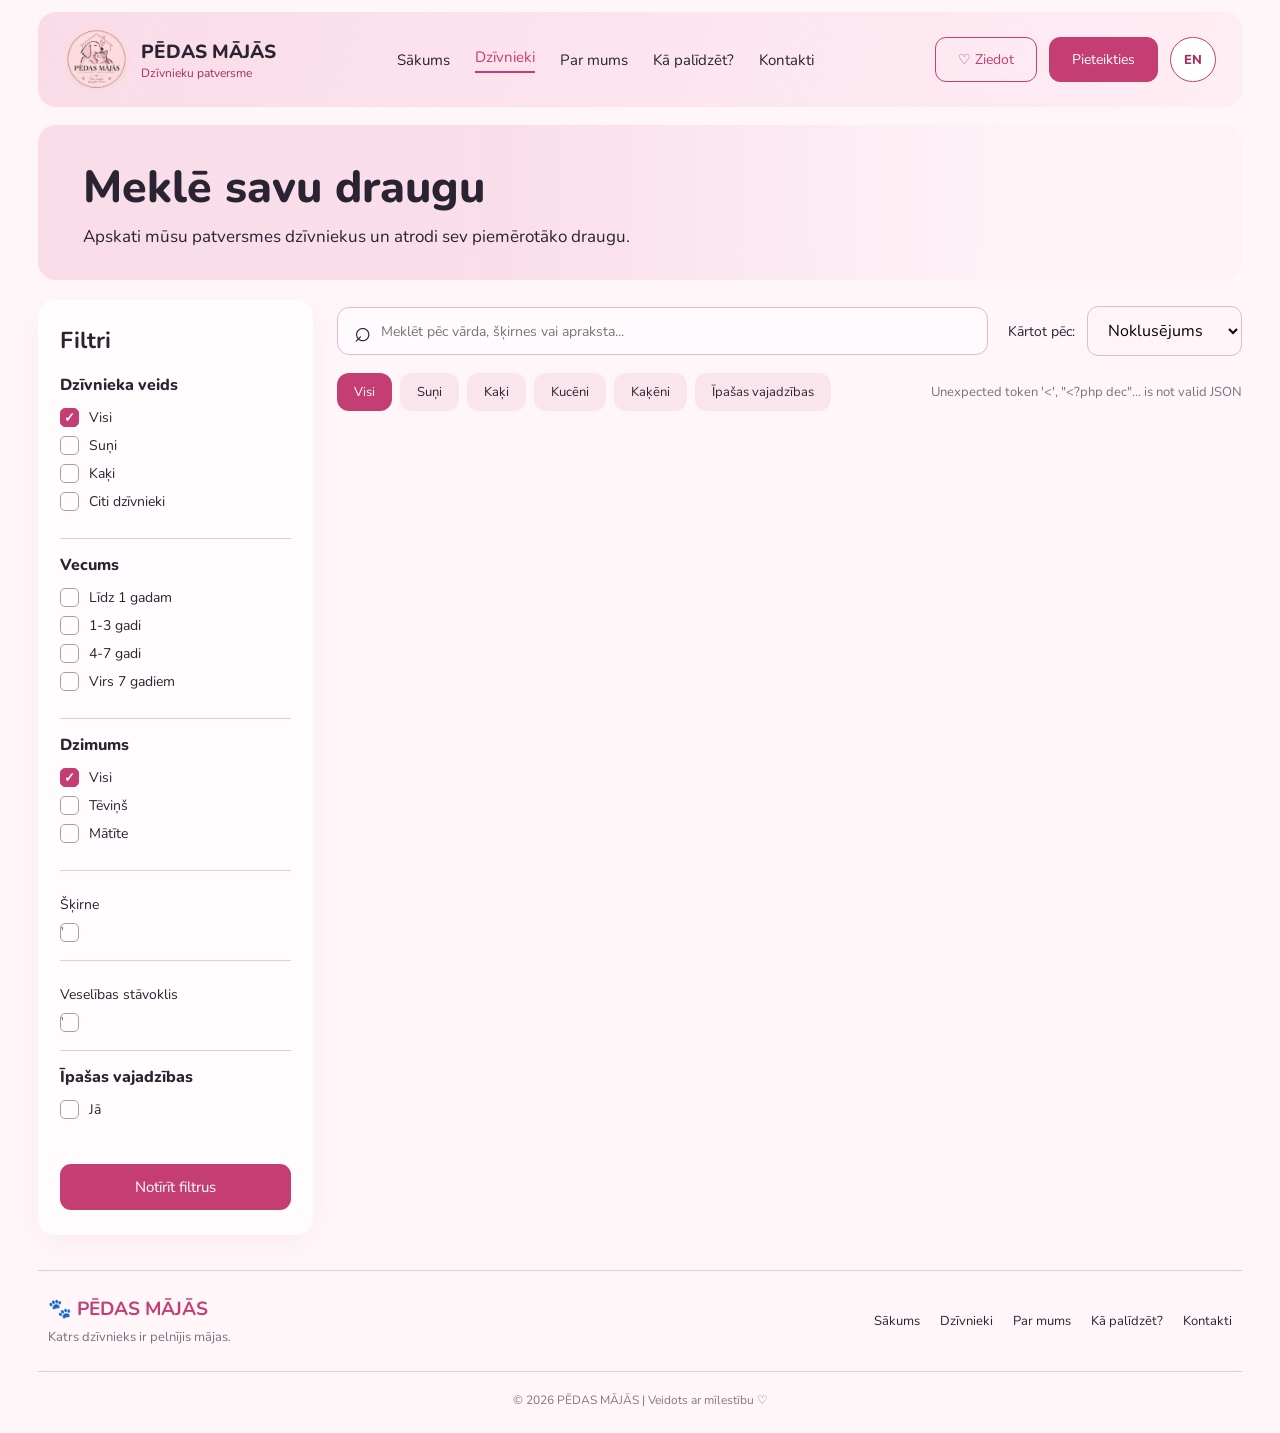
<file: animals.html>
<!doctype html>
<html lang="lv">
  <head>
    <meta charset="UTF-8" />
    <meta name="viewport" content="width=device-width, initial-scale=1.0" />
    <title>Dzīvnieki | Pēdas Mājās</title>
    <link rel="icon" href="src/img/logo.jpg" />
    <link rel="stylesheet" href="src/animals.css" />
    <script src="src/js/i18n.js" defer></script>
  </head>
  <body>
    <div class="page">
      <header class="header">
        <a href="index.html" class="logo">
          <img src="src/img/logo.jpg" alt="Pēdas Mājās" />
          <div>
            <h2>PĒDAS MĀJĀS</h2>
            <p>Dzīvnieku patversme</p>
          </div>
        </a>

        <nav class="navigation">
          <a href="index.html">Sākums</a>
          <a href="animals.html" class="active">Dzīvnieki</a>
          <a href="about.html">Par mums</a>
          <a href="help.html">Kā palīdzēt?</a>
          <a href="kontakti.html">Kontakti</a>
        </nav>

        <div class="header-buttons">
          <a class="donate" href="donate.html">♡ Ziedot</a>
          <a class="register" href="register.html?mode=login">Pieteikties</a>
        </div>
      </header>

      <section class="banner">
        <div class="banner-content">
          <h1>Meklē savu draugu</h1>
          <p>
            Apskati mūsu patversmes dzīvniekus un atrodi sev piemērotāko draugu.
          </p>
        </div>
      </section>

      <main class="catalog" id="catalog">
        <aside class="sidebar">
          <h2>Filtri</h2>

          <div class="filter-section">
            <h3>Dzīvnieka veids</h3>
            <label
              ><input type="radio" name="species" value="all" checked />
              Visi</label
            >
            <label
              ><input type="radio" name="species" value="suns" /> Suņi</label
            >
            <label
              ><input type="radio" name="species" value="kakis" /> Kaķi</label
            >
            <label
              ><input type="radio" name="species" value="cits" /> Citi
              dzīvnieki</label
            >
          </div>

          <div class="filter-section">
            <h3>Vecums</h3>
            <label
              ><input type="checkbox" name="age" value="baby" /> Līdz 1
              gadam</label
            >
            <label
              ><input type="checkbox" name="age" value="young" /> 1-3
              gadi</label
            >
            <label
              ><input type="checkbox" name="age" value="adult" /> 4-7
              gadi</label
            >
            <label
              ><input type="checkbox" name="age" value="senior" /> Virs 7
              gadiem</label
            >
          </div>

          <div class="filter-section">
            <h3>Dzimums</h3>
            <label
              ><input type="radio" name="gender" value="all" checked />
              Visi</label
            >
            <label
              ><input type="radio" name="gender" value="male" /> Tēviņš</label
            >
            <label
              ><input type="radio" name="gender" value="female" /> Mātīte</label
            >
          </div>

          <div class="filter-section">
            <label for="breedFilter">Šķirne</label>
            <input id="breedFilter" type="search" placeholder="Visas šķirnes" />
          </div>

          <div class="filter-section">
            <label for="healthFilter">Veselības stāvoklis</label>
            <input
              id="healthFilter"
              type="search"
              placeholder="Visi stāvokļi"
            />
          </div>

          <div class="filter-section">
            <h3>Īpašas vajadzības</h3>
            <label>
              <input type="checkbox" id="specialFilter" />
              Jā
            </label>
          </div>

          <button id="clearFilters" class="clear-btn" type="button">
            Notīrīt filtrus
          </button>
        </aside>

        <section class="catalog-content">
          <div class="toolbar">
            <div class="search-box">
              <span>⌕</span>
              <input
                type="search"
                id="searchInput"
                placeholder="Meklēt pēc vārda, šķirnes vai apraksta..."
                aria-label="Meklēt dzīvniekus"
              />
            </div>

            <div class="sort-box">
              <label for="sortSelect">Kārtot pēc:</label>
              <select id="sortSelect">
                <option value="default">Noklusējums</option>
                <option value="youngest">Jaunākie</option>
                <option value="oldest">Vecākie</option>
                <option value="name">Vārds A-Z</option>
              </select>
            </div>
          </div>

          <div class="category-row">
            <div class="categories">
              <button class="category active" data-category="all">Visi</button>
              <button class="category" data-category="suns">Suņi</button>
              <button class="category" data-category="kakis">Kaķi</button>
              <button class="category" data-category="kucens">Kucēni</button>
              <button class="category" data-category="kakens">Kaķēni</button>
              <button class="category" data-category="special">
                Īpašas vajadzības
              </button>
            </div>

            <p id="resultsCount" aria-live="polite"></p>
          </div>

          <div class="animal-grid" id="animalGrid"></div>

          <div id="animalModal" class="modalOverlay">
            <div
              class="modalContent"
              role="dialog"
              aria-modal="true"
              aria-labelledby="animalName"
            >
              <button
                type="button"
                id="closeModal"
                class="closeModal"
                aria-label="Aizvērt logu"
              >
                &times;
              </button>
              <div class="modalLeft">
                <div class="modalImageContainer">
                  <img
                    id="modalImage"
                    src="src/img/logo.jpg"
                    alt="Dzīvnieka attēls"
                  />
                  <button
                    id="animalFavorite"
                    class="heart"
                    aria-label="Pievienot favorītiem"
                    aria-pressed="false"
                    type="button"
                  >
                    ♡
                  </button>
                </div>
                <button type="button" id="adoptButton" class="adopt-btn">
                  Adoptēt
                </button>
                <div class="ownerInfo">
                  <p class="star">☆</p>
                  <p>Prasības saimniekam:</p>
                  <div id="ownerRequirements">Nav norādītas</div>
                </div>
              </div>
              <div class="modalRight">
                <h2 id="animalName">Dzīvnieka vārds</h2>
                <p id="animalDescription" class="animalDescription">
                  Dzīvnieka apraksts...
                </p>
                <ul class="animalDetails">
                  <li><span>Vecums:</span> <span id="animalBirt"></span></li>
                  <li><span>Dzimums:</span> <span id="animalGender"></span></li>
                  <li><span>Šķirne:</span> <span id="animalBreed"></span></li>
                  <li>
                    <span>Veselības stāvoklis:</span>
                    <span id="animalHealth"></span>
                  </li>
                  <li><span>Statuss:</span> <span id="animalStatus"></span></li>
                  <li>
                    <span>Patversmē no:</span><span id="animalSince"></span>
                  </li>
                </ul>
                <label for="adoptionReason">Kāpēc vēlies adoptēt?</label>
                <textarea
                  id="adoptionReason"
                  rows="3"
                  maxlength="2000"
                ></textarea>
                <p id="adoptionMessage" role="status" aria-live="polite"></p>
              </div>
            </div>
          </div>

          <p id="emptyMessage" class="empty-message" hidden>
            Diemžēl neviens dzīvnieks neatbilst izvēlētajiem filtriem.
          </p>

          <div class="pagination" id="pagination"></div>
        </section>
      </main>

      <footer class="footer">
        <div class="footer-top">
          <div class="footer-brand">
            <h3>🐾 PĒDAS MĀJĀS</h3>
            <p>Katrs dzīvnieks ir pelnījis mājas.</p>
          </div>
          <div class="footer-links">
            <a href="index.html">Sākums</a>
            <a href="animals.html">Dzīvnieki</a>
            <a href="about.html">Par mums</a>
            <a href="help.html">Kā palīdzēt?</a>
            <a href="kontakti.html">Kontakti</a>
          </div>
        </div>
        <div class="footer-bottom">
          © 2026 PĒDAS MĀJĀS | Veidots ar mīlestību ♡
        </div>
      </footer>
    </div>
    <script src="src/js/animals.js" defer></script>
    <script src="src/js/animal-modal.js" defer></script>
    <script src="src/js/register.js"></script>
  </body>
</html>
</file>
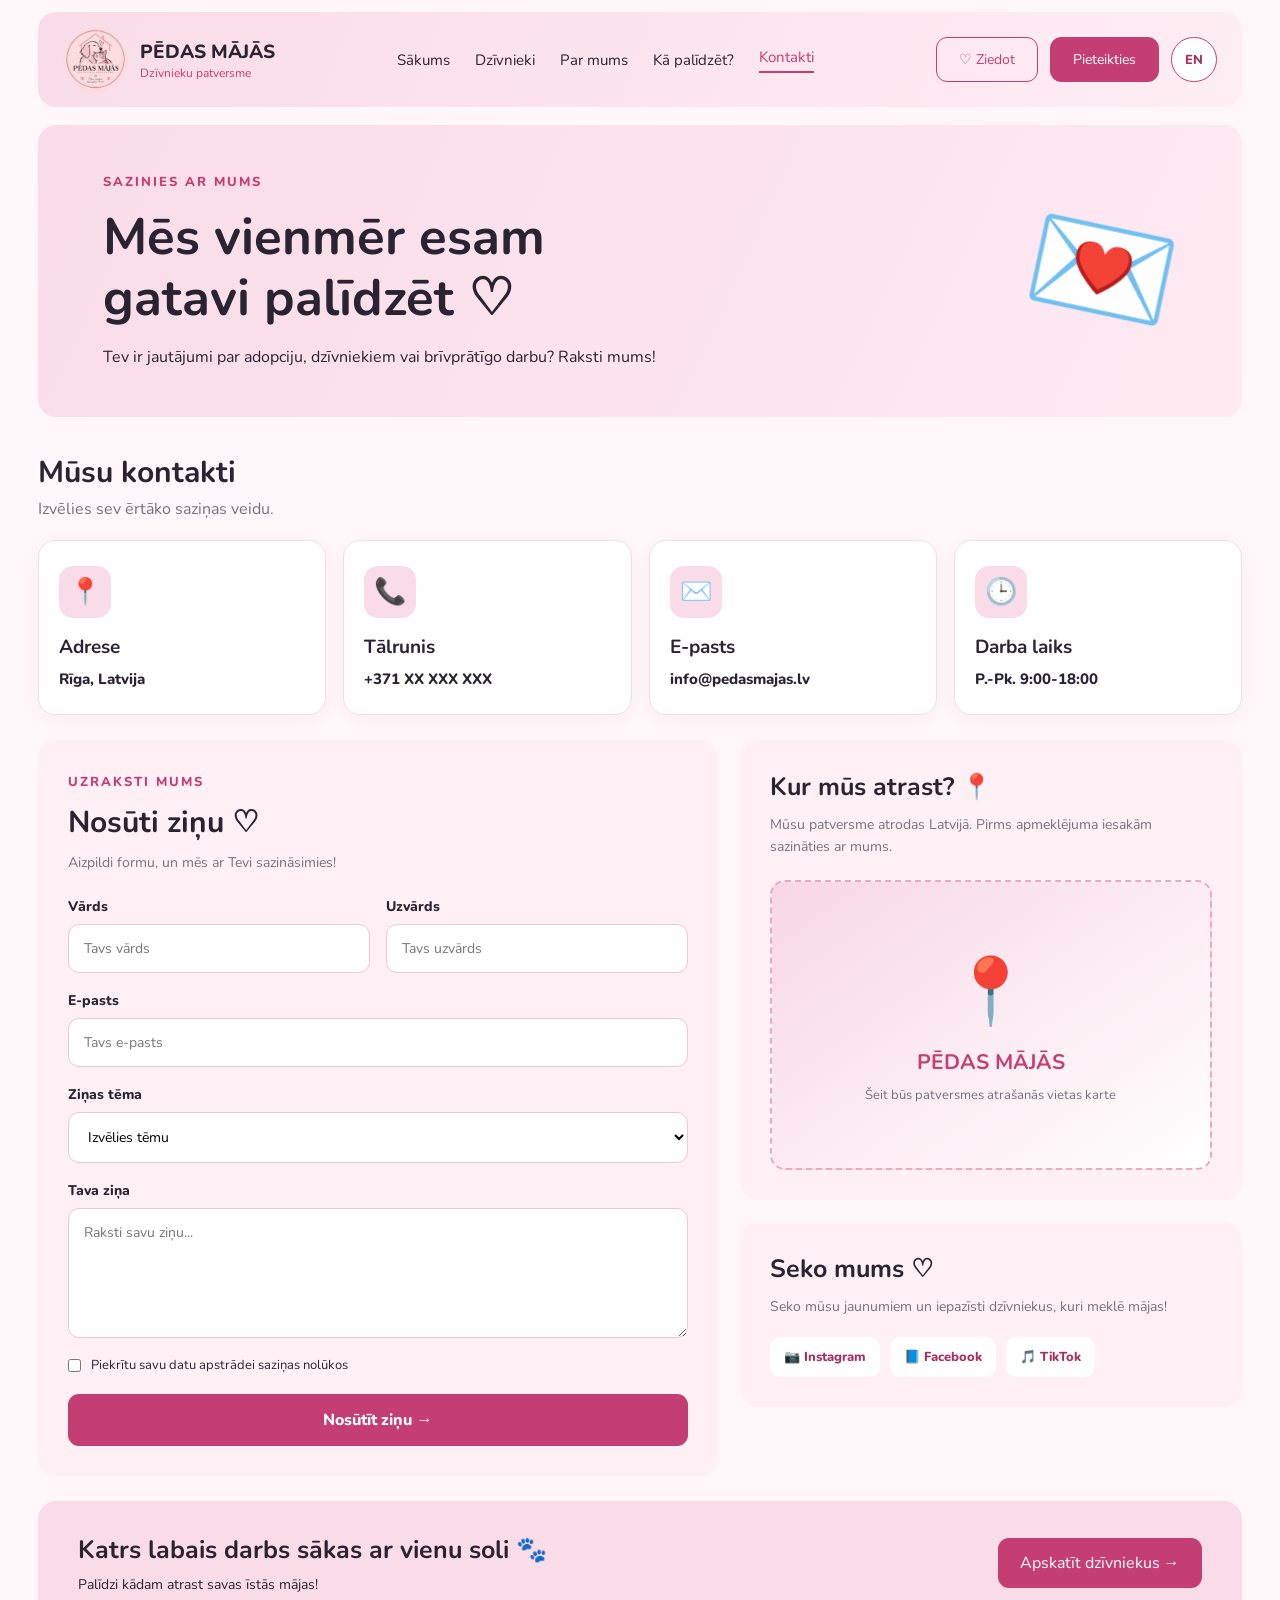
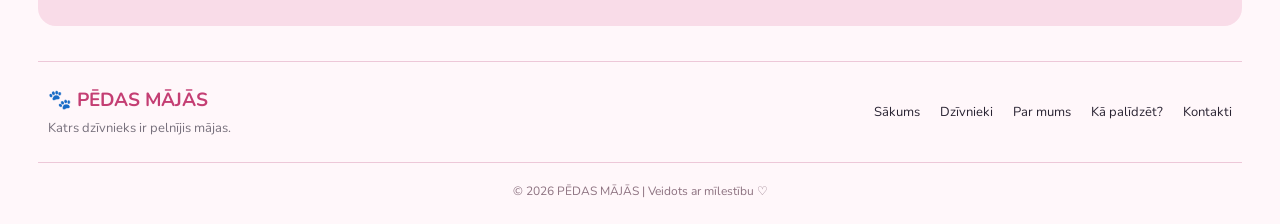
<file: kontakti.html>
<!doctype html>
<html lang="lv">
  <head>
    <meta charset="UTF-8" />
    <meta name="viewport" content="width=device-width, initial-scale=1.0" />
    <title>Kontakti | Pēdas Mājās</title>
    <link rel="icon" href="src/img/logo.jpg" />
    <link rel="stylesheet" href="src/kontakti.css" />
    <script src="src/js/i18n.js" defer></script>
  </head>
  <body>
    <div class="page">
      <!-- HEADER -->
      <header class="header">
        <a href="index.html" class="logo">
          <img src="src/img/logo.jpg" alt="Logo" />
          <div>
            <h2>PĒDAS MĀJĀS</h2>
            <p>Dzīvnieku patversme</p>
          </div>
        </a>

        <nav class="navigation">
          <a href="index.html">Sākums</a>
          <a href="animals.html">Dzīvnieki</a>
          <a href="about.html">Par mums</a>
          <a href="help.html">Kā palīdzēt?</a>
          <a href="kontakti.html" class="active">Kontakti</a>
        </nav>

        <div class="header-buttons">
          <a href="donate.html" class="donate">♡ Ziedot</a>
          <a href="register.html?mode=login" class="register">Pieteikties</a>
        </div>
      </header>

      <!-- HERO -->
      <section class="hero">
        <div>
          <span class="eyebrow">SAZINIES AR MUMS</span>
          <h1>Mēs vienmēr esam<br />gatavi palīdzēt ♡</h1>
          <p>
            Tev ir jautājumi par adopciju, dzīvniekiem vai brīvprātīgo darbu?
            Raksti mums!
          </p>
        </div>
        <div class="hero-decoration">💌</div>
      </section>

      <!-- CONTACTS -->
      <section class="contacts-section">
        <div class="section-heading">
          <h2>Mūsu kontakti</h2>
          <p>Izvēlies sev ērtāko saziņas veidu.</p>
        </div>

        <div class="contact-grid">
          <div class="contact-card">
            <div class="contact-icon">📍</div>
            <h3>Adrese</h3>
            <p>Rīga, Latvija</p>
          </div>

          <div class="contact-card">
            <div class="contact-icon">📞</div>
            <h3>Tālrunis</h3>
            <p>+371 XX XXX XXX</p>
          </div>

          <div class="contact-card">
            <div class="contact-icon">✉️</div>
            <h3>E-pasts</h3>
            <p>info@pedasmajas.lv</p>
          </div>

          <div class="contact-card">
            <div class="contact-icon">🕒</div>
            <h3>Darba laiks</h3>
            <p>P.-Pk. 9:00-18:00</p>
          </div>
        </div>
      </section>

      <!-- CONTACT FORM -->
      <section class="contact-content">
        <div class="form-card">
          <span class="eyebrow">UZRAKSTI MUMS</span>
          <h2>Nosūti ziņu ♡</h2>
          <p class="form-description">
            Aizpildi formu, un mēs ar Tevi sazināsimies!
          </p>

          <form action="back-end/contact.php" method="POST">
            <div class="form-row">
              <div class="form-group">
                <label for="name">Vārds</label>
                <input
                  type="text"
                  id="name"
                  name="name"
                  placeholder="Tavs vārds"
                  required
                />
              </div>

              <div class="form-group">
                <label for="surname">Uzvārds</label>
                <input
                  type="text"
                  id="surname"
                  name="surname"
                  placeholder="Tavs uzvārds"
                  required
                />
              </div>
            </div>

            <div class="form-group">
              <label for="email">E-pasts</label>
              <input
                type="email"
                id="email"
                name="email"
                placeholder="Tavs e-pasts"
                required
              />
            </div>

            <div class="form-group">
              <label for="topic">Ziņas tēma</label>
              <select id="topic" name="topic" required>
                <option value="">Izvēlies tēmu</option>
                <option>Dzīvnieku adopcija</option>
                <option>Brīvprātīgais darbs</option>
                <option>Ziedojumi</option>
                <option>Cits jautājums</option>
              </select>
            </div>

            <div class="form-group">
              <label for="message">Tava ziņa</label>
              <textarea
                id="message"
                name="message"
                rows="5"
                placeholder="Raksti savu ziņu..."
                required
              ></textarea>
            </div>

            <label class="privacy">
              <input type="checkbox" required />
              Piekrītu savu datu apstrādei saziņas nolūkos
            </label>

            <button type="submit" class="send-button">Nosūtīt ziņu →</button>

            <p
              id="formStatus"
              class="form-status"
              role="status"
              aria-live="polite"
            ></p>
          </form>
        </div>

        <!-- LOCATION -->
        <div class="location-column">
          <div class="location-card">
            <h2>Kur mūs atrast? 📍</h2>
            <p>
              Mūsu patversme atrodas Latvijā. Pirms apmeklējuma iesakām
              sazināties ar mums.
            </p>

            <div class="map-placeholder">
              <span>📍</span>
              <h3>PĒDAS MĀJĀS</h3>
              <p>Šeit būs patversmes atrašanās vietas karte</p>
            </div>
          </div>

          <div class="social-card">
            <h2>Seko mums ♡</h2>
            <p>
              Seko mūsu jaunumiem un iepazīsti dzīvniekus, kuri meklē mājas!
            </p>
            <div class="social-links">
              <span>📷 Instagram</span>
              <span>📘 Facebook</span>
              <span>🎵 TikTok</span>
            </div>
          </div>
        </div>
      </section>

      <!-- BOTTOM BANNER -->
      <section class="bottom-banner">
        <div>
          <h2>Katrs labais darbs sākas ar vienu soli 🐾</h2>
          <p>Palīdzi kādam atrast savas īstās mājas!</p>
        </div>
        <a href="animals.html" class="animals-link"> Apskatīt dzīvniekus → </a>
      </section>

      <footer class="footer">
        <div class="footer-top">
          <div class="footer-brand">
            <h3>🐾 PĒDAS MĀJĀS</h3>
            <p>Katrs dzīvnieks ir pelnījis mājas.</p>
          </div>

          <div class="footer-links">
            <a href="index.html">Sākums</a>
            <a href="animals.html">Dzīvnieki</a>
            <a href="about.html">Par mums</a>
            <a href="help.html">Kā palīdzēt?</a>
            <a href="kontakti.html">Kontakti</a>
          </div>
        </div>

        <div class="footer-bottom">
          © 2026 PĒDAS MĀJĀS | Veidots ar mīlestību ♡
        </div>
      </footer>
    </div>

    <script src="src/js/kontakti.js"></script>
    <script src="src/js/register.js"></script>
  </body>
</html>
</file>
<file: src/animals.css>
@import url("https://fonts.googleapis.com/css2?family=Nunito:wght@400;500;600;700;800&display=swap");

:root {
  --pink: #c43e73;
  --pink-dark: #a72f60;
  --pink-light: #f9dce8;
  --pink-soft: #fff0f5;
  --text: #292332;
  --muted: #77717d;
  --border: #e9cbd6;
}

* {
  margin: 0;
  padding: 0;
  box-sizing: border-box;
}

html {
  scroll-behavior: smooth;
}

body {
  font-family: "Nunito", sans-serif;
  color: var(--text);
  background: #fff6fa;
}

button,
input,
select {
  font: inherit;
}

button {
  cursor: pointer;
}

.page {
  width: 94%;
  max-width: 1500px;
  margin: 0 auto;
}

/* HEADER */

.header {
  display: flex;
  align-items: center;
  justify-content: space-between;
  gap: 24px;
  padding: 15px 26px;
  margin: 12px 0 18px;
  background: linear-gradient(110deg, #f9dce8, #ffedf4);
  border-radius: 18px;
}

.logo {
  display: flex;
  align-items: center;
  gap: 12px;
  text-decoration: none;
  color: var(--text);
  flex-shrink: 0;
}

.logo img {
  width: 65px;
  height: 65px;
  border-radius: 50%;
  object-fit: cover;
}

.logo h2 {
  font-size: 19px;
  font-weight: 800;
}

.logo p {
  color: var(--pink-dark);
  font-size: 12px;
}

.navigation {
  display: flex;
  align-items: center;
  gap: 25px;
}

.navigation a {
  color: var(--text);
  text-decoration: none;
  font-size: 15px;
  white-space: nowrap;
  transition: 0.2s;
}

.navigation a:hover,
.navigation a.active {
  color: var(--pink);
}

.navigation a.active {
  border-bottom: 2px solid var(--pink);
  padding-bottom: 4px;
}

.header-buttons {
  display: flex;
  gap: 12px;
}

.donate,
.register {
  border-radius: 11px;
  padding: 12px 22px;
  white-space: nowrap;
  transition: 0.2s;
  text-decoration: none;
  font-size: 14px;
}

.donate {
  color: var(--pink);
  border: 1px solid var(--pink);
  background: transparent;
}

.donate:hover {
  background: white;
}

.register {
  color: white;
  border: 1px solid var(--pink);
  background: var(--pink);
}

.register:hover,
.clear-btn:hover {
  background: var(--pink-dark);
}

.donate:hover {
  background: white;
}

/* BANNER */

.banner {
  min-height: 155px;
  border-radius: 18px;
  background:
    linear-gradient(
      90deg,
      rgba(249, 220, 232, 0.98) 0%,
      rgba(249, 220, 232, 0.92) 38%,
      rgba(249, 220, 232, 0.15) 80%
    ),
    url("https://images.unsplash.com/photo-1573865526739-10659fec78a5?auto=format&fit=crop&w=1400&q=85");
  background-position:
    center,
    right 43%;
  background-size: cover;
  display: flex;
  align-items: center;
  padding: 32px 45px;
  margin-bottom: 20px;
}

.banner-content {
  max-width: 750px;
}

.banner h1 {
  font-size: clamp(28px, 3.5vw, 45px);
  font-weight: 800;
  margin-bottom: 7px;
}

.banner p {
  font-size: 17px;
}

/* CATALOG */

.catalog {
  display: grid;
  grid-template-columns: 275px minmax(0, 1fr);
  gap: 24px;
  align-items: start;
  scroll-margin-top: 18px;
}

/* SIDEBAR */

.sidebar {
  background: rgba(255, 255, 255, 0.7);
  border-radius: 17px;
  padding: 25px 22px;
  box-shadow: 0 8px 28px rgba(178, 81, 120, 0.06);
}

.sidebar h2 {
  font-size: 23px;
  margin-bottom: 18px;
}

.filter-section {
  padding: 15px 0 18px;
  border-bottom: 1px solid var(--border);
}

.filter-section:first-of-type {
  padding-top: 0;
}

.filter-section:last-of-type {
  border-bottom: none;
}

.filter-section h3 {
  font-size: 16px;
  font-weight: 800;
  margin-bottom: 12px;
}

.filter-section label {
  display: flex;
  align-items: center;
  gap: 10px;
  margin: 9px 0;
  font-size: 14px;
  cursor: pointer;
}

.filter-section input {
  appearance: none;
  width: 19px;
  height: 19px;
  border: 1.5px solid #b994a4;
  border-radius: 5px;
  background: transparent;
  flex-shrink: 0;
  cursor: pointer;
  display: grid;
  place-items: center;
}

.filter-section input:checked {
  background: var(--pink);
  border-color: var(--pink);
}

.filter-section input:checked::after {
  content: "✓";
  color: white;
  font-size: 13px;
  font-weight: bold;
}

.filter-section input[type="radio"] {
  border-radius: 5px;
}

.clear-btn {
  width: 100%;
  margin-top: 18px;
  padding: 13px;
  background: var(--pink);
  border: none;
  border-radius: 11px;
  color: white;
  font-size: 15px;
  transition: 0.2s;
}

/* TOOLBAR */

.catalog-content {
  min-width: 0;
}

.toolbar {
  display: flex;
  align-items: center;
  justify-content: space-between;
  gap: 20px;
  margin: 6px 0 17px;
}

.search-box {
  flex: 1;
  display: flex;
  align-items: center;
  gap: 10px;
  padding: 0 16px;
  height: 48px;
  border: 1px solid #e1bdcc;
  border-radius: 12px;
  background: rgba(255, 255, 255, 0.45);
}

.search-box span {
  font-size: 29px;
  line-height: 1;
}

.search-box input {
  border: none;
  outline: none;
  background: transparent;
  width: 100%;
  min-width: 0;
  font-size: 14px;
}

.search-box:focus-within {
  border-color: var(--pink);
}

.sort-box {
  display: flex;
  align-items: center;
  gap: 12px;
  white-space: nowrap;
}

.sort-box label {
  font-size: 14px;
}

.sort-box select {
  border: 1px solid #e1bdcc;
  border-radius: 11px;
  padding: 12px 16px;
  background: #fff5f9;
  outline: none;
  min-width: 155px;
}

/* CATEGORY BUTTONS */

.category-row {
  display: flex;
  align-items: center;
  justify-content: space-between;
  gap: 12px;
  margin-bottom: 18px;
}

.categories {
  display: flex;
  flex-wrap: wrap;
  gap: 8px;
}

.category {
  border: none;
  background: #fbe5ed;
  border-radius: 12px;
  padding: 10px 17px;
  color: var(--text);
  font-size: 13px;
  transition: 0.2s;
}

.category:hover {
  background: #f5c8d9;
}

.category.active {
  background: var(--pink);
  color: white;
}

#resultsCount {
  font-size: 13px;
  white-space: nowrap;
  color: var(--muted);
}

/* ANIMAL CARDS */

.animal-grid {
  display: grid;
  grid-template-columns: repeat(4, minmax(0, 1fr));
  gap: 20px;
}

.animal-card {
  min-width: 0;
  background: rgba(255, 255, 255, 0.62);
  border-radius: 15px;
  overflow: hidden;
  transition:
    transform 0.2s,
    box-shadow 0.2s;
}

.animal-card:hover {
  transform: translateY(-4px);
  box-shadow: 0 10px 25px rgba(184, 73, 119, 0.13);
}

.animal-photo {
  position: relative;
  width: 100%;
  height: 160px;
  overflow: hidden;
}

.animal-photo img {
  width: 100%;
  height: 100%;
  object-fit: cover;
  display: block;
  transition: transform 0.3s;
}

.animal-card:hover img {
  transform: scale(1.05);
}

.heart {
  position: absolute;
  top: 10px;
  right: 10px;
  width: 40px;
  height: 40px;
  border: none;
  border-radius: 50%;
  background: white;
  color: var(--pink);
  font-size: 27px;
  display: grid;
  place-items: center;
  box-shadow: 0 2px 10px rgba(0, 0, 0, 0.08);
  transition: 0.2s;
}

.heart:hover {
  transform: scale(1.1);
}

.heart.liked,
.heart.active {
  color: #d6336c;
}

.animal-info {
  padding: 12px 14px 14px;
}

.animal-info h3 {
  font-size: 18px;
  font-weight: 800;
  margin-bottom: 2px;
}

.animal-info p {
  font-size: 12px;
  color: #696473;
  margin-bottom: 12px;
}

.animal-tags {
  display: flex;
  flex-wrap: wrap;
  gap: 6px;
}

.animal-tags span {
  background: #fbe1eb;
  padding: 6px 10px;
  border-radius: 20px;
  font-size: 11px;
  white-space: nowrap;
}

/* pop up logs */

.modalOverlay {
  position: fixed;
  inset: 0;
  z-index: 1000;
  display: none;
  align-items: center;
  justify-content: center;
  padding: 20px;
  background: rgba(0, 0, 0, 0.5);
}

.modalOverlay.is-open {
  display: flex;
}

.modalContent {
  position: relative;
  display: grid;
  grid-template-columns: minmax(220px, 0.58fr) minmax(0, 1.12fr);
  gap: 42px;
  width: min(100%, 1100px);
  max-height: 90vh;
  overflow-y: auto;
  padding: 24px 32px;
  background: var(--pink-light);
  color: var(--text);
  box-sizing: border-box;
}

.closeModal {
  position: absolute;
  top: 8px;
  right: 12px;
  z-index: 2;
  border: none;
  background: transparent;
  font-size: 30px;
  cursor: pointer;
}

.modalLeft {
  min-width: 0;
}

.modalImageContainer {
  position: relative;
  width: 100%;
  aspect-ratio: 1/1;
  overflow: hidden;
  border-radius: 32px;
  background: white;
}

.modalImageContainer img {
  width: 100%;
  height: 100%;
  object-fit: cover;
}

.adopt-btn {
  width: 100%;
  margin-top: 16px;
  padding: 10px;
  border: none;
  border-radius: 7px;
  background: var(--pink);
  color: white;
  font-size: 22px;
  cursor: pointer;
}

.adopt-btn:hover {
  background: var(--pink-dark);
}

.ownerInfo {
  position: relative;
  margin-top: 14px;
  padding: 12px;
  border-radius: 16px;
  background: white;
  font-size: 16px;
}

.ownerInfo p {
  margin: 0 0 3px;
  color: var(--pink-dark);
}

.star {
  position: absolute;
  top: 2px;
  right: 10px;
  border: none;
  background: transparent;
  color: var(--pink-dark);
  font-size: 32px;
}

#adoptionMessage {
  position: fixed;
  z-index: 1100;
  right: 24px;
  bottom: 24px;
  max-width: min(420px, calc(100vw - 32px));
  margin: 0;
  padding: 14px 20px;
  border: 1px solid #b9e3c6;
  border-radius: 12px;
  background: #f0fff4;
  box-shadow: 0 12px 32px rgb(41 35 50 / 20%);
  color: #216e39;
  font-size: 15px;
  font-weight: 700;
  opacity: 0;
  pointer-events: none;
  transform: translateY(12px);
  transition:
    opacity 180ms ease,
    transform 180ms ease;
}

#adoptionMessage.is-visible {
  opacity: 1;
  transform: translateY(0);
}

#adoptionMessage.is-error {
  border-color: #f2b8b5;
  background: #fff4f2;
  color: #b42318;
}

@media (prefers-reduced-motion: reduce) {
  #adoptionMessage {
    transition: none;
  }
}

.modalRight {
  min-width: 0;
  padding: 12px 20px;
  border-radius: 15px;
  background: white;
}

.modalRight h2 {
  margin: 0 0 12px;
  text-align: center;
  font-family: "Brush Script MT", "Segoe Script", cursive;
  font-size: 48px;
  font-weight: normal;
  color: var(--pink-dark);
}

.animalDescription {
  margin: 0 0 24px;
  font-size: 16px;
  line-height: 1.35;
  white-space: pre-line;
}

.animalDetails {
  display: grid;
  gap: 8px;
  margin: 0;
  padding: 0;
  list-style: none;
}

.animalDetails li {
  position: relative;
  padding-left: 22px;
  font-size: 16px;
  overflow-wrap: anywhere;
}

.animalDetails li::before {
  position: absolute;
  top: 6px;
  left: 0;
  content: "";
  width: 13px;
  height: 13px;
  border-radius: 50%;
  background: var(--pink-dark);
}

#adoptionReason {
  display: block;
  width: min(100%, 500px);
  height: 120px;
  margin-top: 4px;
  padding: 10px 12px;
  border: 1px solid #888;
  border-radius: 3px;
  background: #fff;
  color: var(--text);
  font: inherit;
  resize: none;
}

label[for="adoptionReason"] {
  color: var(--pink-dark);
}

/* PAGINATION */

.pagination {
  display: flex;
  justify-content: center;
  align-items: center;
  gap: 10px;
  margin: 28px 0 45px;
}

.pagination button {
  min-width: 39px;
  height: 39px;
  border: none;
  background: #fff0f5;
  color: var(--text);
  border-radius: 10px;
  font-size: 16px;
  transition: 0.2s;
}

.pagination button:hover:not(:disabled) {
  background: #f4cadb;
}

.pagination button.current {
  background: var(--pink);
  color: white;
}

.pagination button:disabled {
  opacity: 0.35;
  cursor: not-allowed;
}

.empty-message {
  text-align: center;
  padding: 70px 20px;
  background: white;
  border-radius: 15px;
  color: var(--muted);
}

.empty-message[hidden] {
  display: none;
}

.footer {
  margin-top: 35px;
  padding: 25px 0;
  border-top: 1px solid #edc8d8;
}

.footer-top {
  display: flex;
  justify-content: space-between;
  align-items: center;
  gap: 25px;
  padding-bottom: 25px;
  margin: 0 10px;
}

.footer-brand h3 {
  font-size: 19px;
  color: var(--pink);
  margin-bottom: 6px;
}

.footer-brand p {
  font-size: 13px;
  color: var(--muted);
}

.footer-links {
  display: flex;
  flex-wrap: wrap;
  gap: 20px;
}

.footer-links a {
  color: var(--text);
  text-decoration: none;
  font-size: 13px;
}

.footer-links a:hover {
  color: var(--pink);
}

.footer-bottom {
  text-align: center;
  padding-top: 20px;
  border-top: 1px solid #edc8d8;
  font-size: 12px;
  color: #8d7280;
}

/* TABLET */

@media (max-width: 1150px) {
  .header {
    flex-wrap: wrap;
    justify-content: center;
  }

  .navigation {
    order: 3;
    width: 100%;
    justify-content: center;
    flex-wrap: wrap;
  }

  .animal-grid {
    grid-template-columns: repeat(3, minmax(0, 1fr));
  }
}

@media (max-width: 900px) {
  .catalog {
    grid-template-columns: 220px minmax(0, 1fr);
    gap: 16px;
  }

  .animal-grid {
    grid-template-columns: repeat(2, minmax(0, 1fr));
  }

  .toolbar {
    flex-direction: column;
    align-items: stretch;
  }

  .sort-box {
    justify-content: flex-end;
  }

  .category-row {
    align-items: flex-start;
    flex-direction: column;
  }
}

/* MOBILE */

@media (max-width: 650px) {
  .page {
    width: 100%;
    padding: 0 12px;
  }

  .header {
    padding: 15px;
    gap: 15px;
  }

  .logo img {
    width: 50px;
    height: 50px;
  }

  .logo h2 {
    font-size: 16px;
  }

  .navigation {
    gap: 12px;
  }

  .navigation a {
    font-size: 13px;
  }

  .header-buttons {
    gap: 8px;
  }

  .donate,
  .register {
    padding: 9px 14px;
    font-size: 13px;
  }

  .banner {
    min-height: 180px;
    padding: 25px 20px;
    background-position:
      center,
      65% center;
  }

  .banner h1 {
    font-size: 30px;
  }

  .banner p {
    font-size: 13px;
    max-width: 250px;
  }

  .catalog {
    grid-template-columns: 1fr;
  }

  .sidebar {
    padding: 18px;
  }

  .filter-section {
    padding: 10px 0;
  }

  .animal-grid {
    grid-template-columns: repeat(2, minmax(0, 1fr));
    gap: 10px;
  }

  .animal-photo {
    height: 135px;
  }

  .animal-info {
    padding: 10px;
  }

  .animal-info h3 {
    font-size: 16px;
  }

  .animal-info p {
    font-size: 11px;
  }

  .animal-tags span {
    font-size: 10px;
    padding: 5px 7px;
  }

  .heart {
    width: 32px;
    height: 32px;
    font-size: 23px;
  }

  .animalModal {
    padding: 10px;
  }

  .modalContent {
    gap: 18px;
    padding: 38px 16px 18px;
    grid-template-columns: 1fr;
  }

  .modalLeft {
    width: min(100%, 320px);
    margin: 0 auto;
  }

  .modalRight {
    padding: 16px;
  }

  .animalDescription {
    font-size: 16px;
  }
}

@media (max-width: 380px) {
  .animal-grid {
    grid-template-columns: 1fr;
  }

  .animal-photo {
    height: 220px;
  }
}
</file>
<file: src/kontakti.css>
@import url("https://fonts.googleapis.com/css2?family=Nunito:wght@400;500;600;700;800&display=swap");

:root {
  --pink: #c43e73;
  --pink-dark: #a72f60;
  --pink-light: #f9dce8;
  --pink-soft: #fff0f5;
  --text: #292332;
  --muted: #77707c;
}

* {
  margin: 0;
  padding: 0;
  box-sizing: border-box;
}

body {
  background: #fff7fa;
  font-family: "Nunito", sans-serif;
  color: var(--text);
}

button,
input,
textarea,
select {
  font: inherit;
}

button {
  cursor: pointer;
}

.page {
  width: 94%;
  max-width: 1500px;
  margin: auto;
}

/* HEADER */

.header {
  background: linear-gradient(110deg, #f9dce8, #ffedf4);
  display: flex;
  align-items: center;
  justify-content: space-between;
  gap: 20px;
  padding: 15px 25px;
  margin: 12px 0 18px;
  border-radius: 18px;
}

.logo {
  display: flex;
  align-items: center;
  gap: 12px;
  color: var(--text);
  text-decoration: none;
}

.logo img {
  width: 65px;
  height: 65px;
  border-radius: 50%;
  object-fit: cover;
}

.logo h2 {
  font-size: 19px;
  font-weight: 800;
}

.logo p {
  color: var(--pink);
  font-size: 12px;
}

.navigation {
  display: flex;
  align-items: center;
  gap: 25px;
  flex-wrap: wrap;
}

.navigation a {
  color: var(--text);
  text-decoration: none;
  font-size: 15px;
  white-space: nowrap;
}

.navigation a:hover,
.navigation a.active {
  color: var(--pink);
}

.navigation a.active {
  border-bottom: 2px solid var(--pink);
  padding-bottom: 4px;
}

.header-buttons {
  display: flex;
  gap: 12px;
}

.donate,
.register {
  border-radius: 11px;
  padding: 12px 22px;
  white-space: nowrap;
  font-size: 14px;
  text-decoration: none;
  transition: 0.2s;
}

.donate {
  color: var(--pink);
  background: transparent;
  border: 1px solid var(--pink);
}

.donate:hover {
  background: white;
}

.register {
  background: var(--pink);
  color: white;
  border: 1px solid var(--pink);
}

.register:hover {
  background: var(--pink-dark);
}

/* HERO */

.hero {
  display: flex;
  justify-content: space-between;
  align-items: center;
  padding: 45px 65px;
  background: linear-gradient(115deg, #f9dce8, #ffeaf2);
  border-radius: 18px;
  overflow: hidden;
}

.eyebrow {
  color: var(--pink);
  font-size: 13px;
  font-weight: 800;
  letter-spacing: 2px;
}

.hero h1 {
  font-size: clamp(32px, 4vw, 51px);
  line-height: 1.2;
  margin: 15px 0;
}

.hero p {
  max-width: 580px;
  font-size: 16px;
  line-height: 1.7;
}

.hero-decoration {
  font-size: 120px;
  transform: rotate(12deg);
}

/* CONTACT CARDS */

.contacts-section {
  margin-top: 35px;
}

.section-heading {
  margin-bottom: 20px;
}

.section-heading h2 {
  font-size: 30px;
}

.section-heading p {
  color: var(--muted);
  margin-top: 5px;
}

.contact-grid {
  display: grid;
  grid-template-columns: repeat(4, 1fr);
  gap: 17px;
}

.contact-card {
  background: #fff;
  padding: 25px 20px;
  border-radius: 17px;
  border: 1px solid #f3dce5;
  box-shadow: 0 5px 20px rgba(160, 50, 100, 0.04);
  transition: 0.2s;
}

.contact-card:hover {
  transform: translateY(-4px);
}

.contact-icon {
  display: grid;
  place-items: center;
  width: 52px;
  height: 52px;
  border-radius: 14px;
  background: var(--pink-light);
  font-size: 26px;
  margin-bottom: 16px;
}

.contact-card h3 {
  font-size: 19px;
  margin-bottom: 9px;
}

.contact-card p {
  font-weight: 800;
  font-size: 15px;
  overflow-wrap: anywhere;
}

.contact-card small {
  display: block;
  margin-top: 8px;
  color: var(--muted);
  font-size: 12px;
  line-height: 1.5;
}

/* FORM AND LOCATION */

.contact-content {
  display: grid;
  grid-template-columns: 1.15fr 0.85fr;
  gap: 22px;
  margin-top: 25px;
}

.form-card,
.location-card,
.social-card {
  background: #fff0f5;
  border-radius: 18px;
  padding: 30px;
}

.form-card h2 {
  font-size: 30px;
  margin: 10px 0;
}

.form-description {
  color: var(--muted);
  margin-bottom: 25px;
  font-size: 14px;
}

.form-row {
  display: grid;
  grid-template-columns: 1fr 1fr;
  gap: 16px;
}

.form-group {
  display: flex;
  flex-direction: column;
  gap: 8px;
  margin-bottom: 18px;
}

.form-group label {
  font-weight: 800;
  font-size: 14px;
}

.form-group input,
.form-group select,
.form-group textarea {
  width: 100%;
  padding: 14px 15px;
  background: white;
  border: 1px solid #ebc8d6;
  border-radius: 11px;
  outline: none;
  font-size: 14px;
}

.form-group input:focus,
.form-group select:focus,
.form-group textarea:focus {
  border-color: var(--pink);
  box-shadow: 0 0 0 3px #f8d4e3;
}

.form-group textarea {
  resize: vertical;
  min-height: 130px;
}

.privacy {
  display: flex;
  align-items: flex-start;
  gap: 10px;
  font-size: 13px;
  margin-bottom: 20px;
}

.privacy input {
  accent-color: var(--pink);
  margin-top: 3px;
}

.send-button {
  width: 100%;
  padding: 15px;
  background: var(--pink);
  color: white;
  border: none;
  border-radius: 11px;
  font-weight: 800;
  transition: 0.2s;
}

.send-button:hover {
  background: var(--pink-dark);
}

.form-status {
  display: none;
  margin-top: 15px;
  font-size: 13px;
  color: var(--pink-dark);
}

.form-status.visible {
  display: block;
}

/* LOCATION */

.location-column {
  display: flex;
  flex-direction: column;
  gap: 22px;
}

.location-card h2,
.social-card h2 {
  font-size: 25px;
  margin-bottom: 10px;
}

.location-card > p,
.social-card > p {
  font-size: 14px;
  line-height: 1.6;
  color: var(--muted);
}

.map-placeholder {
  min-height: 290px;
  background: linear-gradient(145deg, #f8d7e5, #fff);
  border: 2px dashed #e8a9c2;
  border-radius: 15px;
  margin-top: 22px;
  display: flex;
  flex-direction: column;
  align-items: center;
  justify-content: center;
  text-align: center;
  padding: 20px;
}

.map-placeholder span {
  font-size: 65px;
  margin-bottom: 12px;
}

.map-placeholder h3 {
  font-size: 21px;
  color: var(--pink);
}

.map-placeholder p {
  font-size: 13px;
  color: var(--muted);
  margin-top: 10px;
}

.social-links {
  display: flex;
  flex-wrap: wrap;
  gap: 10px;
  margin-top: 18px;
}

.social-links span {
  background: white;
  padding: 11px 14px;
  border-radius: 10px;
  color: var(--pink-dark);
  font-size: 13px;
  font-weight: 800;
  cursor: pointer;
}

/* BOTTOM BANNER */

.bottom-banner {
  margin-top: 25px;
  padding: 32px 40px;
  background: #f9dce8;
  border-radius: 18px;
  display: flex;
  justify-content: space-between;
  align-items: center;
  gap: 25px;
}

.bottom-banner h2 {
  font-size: 25px;
  margin-bottom: 8px;
}

.bottom-banner p {
  font-size: 14px;
}

.animals-link {
  background: var(--pink);
  color: white;
  padding: 14px 22px;
  border-radius: 11px;
  text-decoration: none;
  white-space: nowrap;
}

.animals-link:hover {
  background: var(--pink-dark);
}

.footer {
  margin-top: 35px;
  padding: 25px 0;
  border-top: 1px solid #edc8d8;
}

.footer-top {
  display: flex;
  justify-content: space-between;
  align-items: center;
  gap: 25px;
  padding-bottom: 25px;
  margin: 0 10px;
}

.footer-brand h3 {
  font-size: 19px;
  color: var(--pink);
  margin-bottom: 6px;
}

.footer-brand p {
  font-size: 13px;
  color: var(--muted);
}

.footer-links {
  display: flex;
  flex-wrap: wrap;
  gap: 20px;
}

.footer-links a {
  color: var(--text);
  text-decoration: none;
  font-size: 13px;
}

.footer-links a:hover {
  color: var(--pink);
}

.footer-bottom {
  text-align: center;
  padding-top: 20px;
  border-top: 1px solid #edc8d8;
  font-size: 12px;
  color: #8d7280;
}

/* RESPONSIVE */

@media (max-width: 1150px) {
  .header {
    flex-wrap: wrap;
    justify-content: center;
  }

  .contact-grid {
    grid-template-columns: repeat(2, 1fr);
  }
}

@media (max-width: 800px) {
  .contact-content {
    grid-template-columns: 1fr;
  }

  .hero {
    padding: 35px 25px;
  }

  .hero-decoration {
    font-size: 75px;
  }
}

@media (max-width: 600px) {
  .page {
    width: 96%;
  }

  .header {
    padding: 15px;
  }

  .navigation {
    justify-content: center;
    gap: 12px;
  }

  .hero {
    padding: 30px 20px;
  }

  .hero-decoration {
    display: none;
  }

  .contact-grid {
    grid-template-columns: 1fr;
  }

  .form-row {
    grid-template-columns: 1fr;
    gap: 0;
  }

  .form-card,
  .location-card,
  .social-card {
    padding: 22px;
  }

  .bottom-banner {
    flex-direction: column;
    align-items: flex-start;
    padding: 25px;
  }

  .animals-link {
    white-space: normal;
  }
}
</file>
